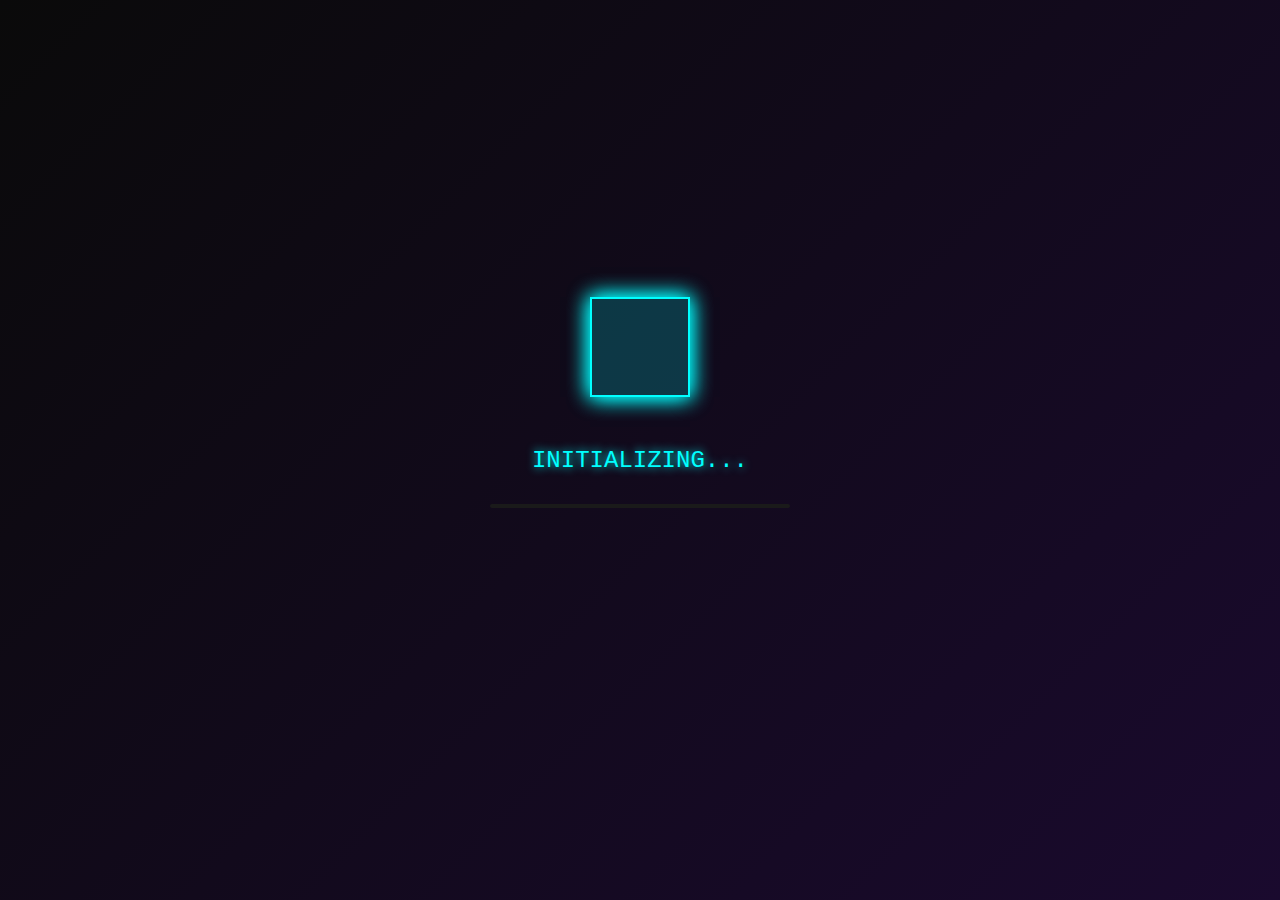
<file: index.html>
<!DOCTYPE html>
<html lang="en">
<head>
    <meta charset="UTF-8">
    <meta name="viewport" content="width=device-width, initial-scale=1.0">
    <title>Loading...</title>
    <style>
        * { margin: 0; padding: 0; box-sizing: border-box; }
        body { 
            background: #0a0a0a; 
            overflow: hidden; 
            font-family: 'Courier New', monospace;
        }
        .loader-container {
            position: fixed;
            width: 100vw;
            height: 100vh;
            display: flex;
            flex-direction: column;
            justify-content: center;
            align-items: center;
            background: linear-gradient(135deg, #0a0a0a 0%, #1a0a2e 100%);
        }
        .cube {
            width: 100px;
            height: 100px;
            position: relative;
            transform-style: preserve-3d;
            animation: rotate 3s infinite linear;
        }
        .cube div {
            position: absolute;
            width: 100px;
            height: 100px;
            border: 2px solid #00ffff;
            background: rgba(0, 255, 255, 0.1);
            box-shadow: 0 0 20px #00ffff;
        }
        .cube .front { transform: translateZ(50px); }
        .cube .back { transform: translateZ(-50px) rotateY(180deg); }
        .cube .right { transform: rotateY(90deg) translateZ(50px); }
        .cube .left { transform: rotateY(-90deg) translateZ(50px); }
        .cube .top { transform: rotateX(90deg) translateZ(50px); }
        .cube .bottom { transform: rotateX(-90deg) translateZ(50px); }
        @keyframes rotate {
            0% { transform: rotateX(0deg) rotateY(0deg); }
            100% { transform: rotateX(360deg) rotateY(360deg); }
        }
        .loading-text {
            margin-top: 50px;
            font-size: 24px;
            color: #00ffff;
            text-shadow: 0 0 10px #00ffff;
            animation: glitch 1s infinite;
        }
        @keyframes glitch {
            0%, 100% { text-shadow: 0 0 10px #00ffff; }
            50% { text-shadow: 0 0 20px #ff00ff, 0 0 30px #00ffff; }
        }
        .progress-bar {
            width: 300px;
            height: 4px;
            background: #1a1a1a;
            margin-top: 30px;
            border-radius: 2px;
            overflow: hidden;
        }
        .progress-fill {
            height: 100%;
            background: linear-gradient(90deg, #00ffff, #ff00ff);
            width: 0%;
            animation: load 3s forwards;
            box-shadow: 0 0 10px #00ffff;
        }
        @keyframes load {
            100% { width: 100%; }
        }
        .start-btn {
            margin-top: 40px;
            padding: 15px 40px;
            background: transparent;
            border: 2px solid #00ffff;
            color: #00ffff;
            font-size: 18px;
            cursor: pointer;
            opacity: 0;
            animation: fadeIn 0.5s 3s forwards;
            transition: all 0.3s;
        }
        .start-btn:hover {
            background: #00ffff;
            color: #0a0a0a;
            box-shadow: 0 0 20px #00ffff;
            transform: scale(1.1);
        }
        @keyframes fadeIn {
            to { opacity: 1; }
        }
    </style>
</head>
<body>
    <div class="loader-container">
        <div class="cube">
            <div class="front"></div>
            <div class="back"></div>
            <div class="right"></div>
            <div class="left"></div>
            <div class="top"></div>
            <div class="bottom"></div>
        </div>
        <div class="loading-text">INITIALIZING...</div>
        <div class="progress-bar"><div class="progress-fill"></div></div>
        <button class="start-btn" onclick="window.location.href='profile.html'">PRESS START</button>
    </div>
</body>
</html>
</file>
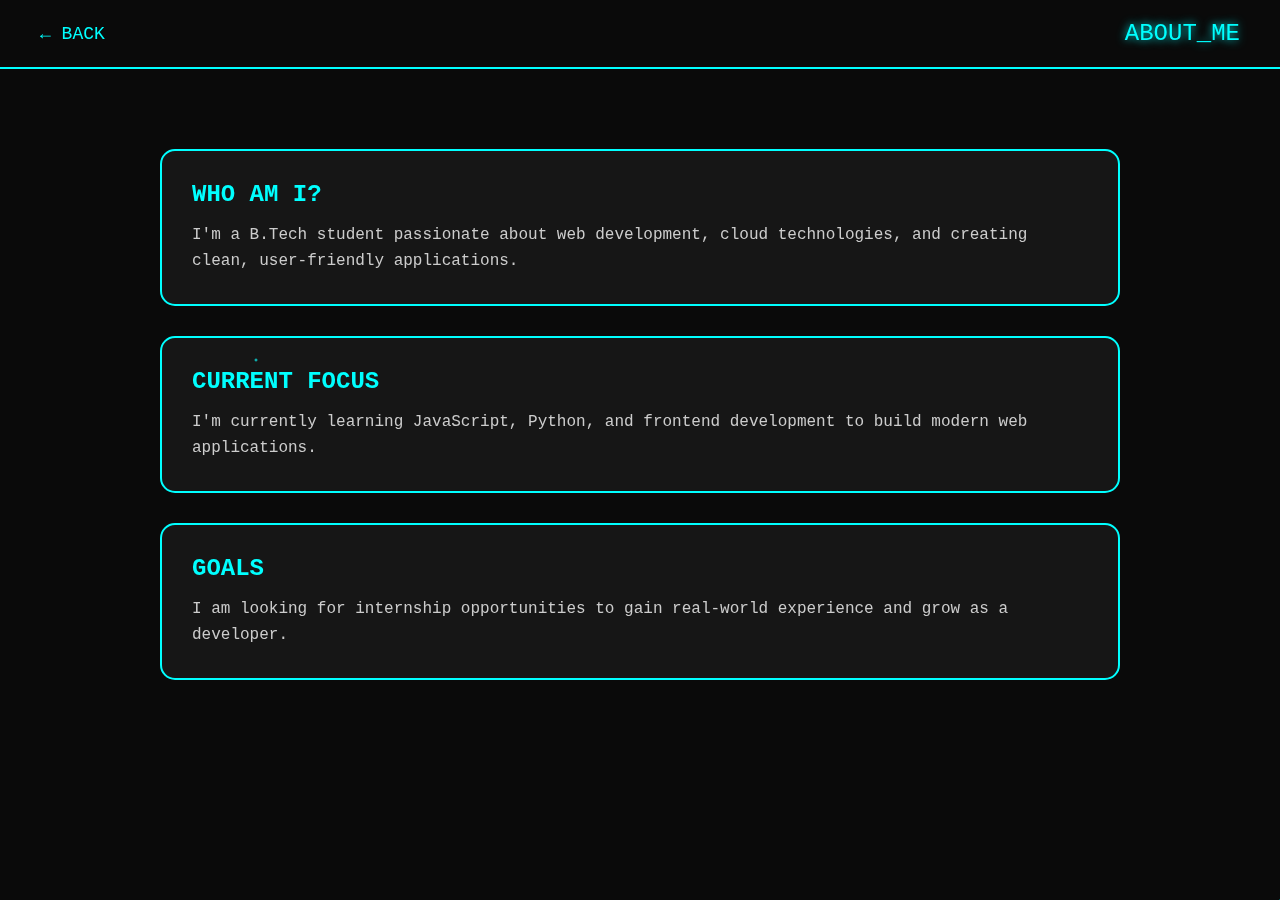
<file: about.html>
<!DOCTYPE html>
<html lang="en">
<head>
    <meta charset="UTF-8">
    <meta name="viewport" content="width=device-width, initial-scale=1.0">
    <title>About Me</title>
    <link rel="stylesheet" href="pages.css">
</head>
<body>
    <div class="stars"></div>
    
    <nav class="nav">
        <a href="profile.html" class="back-btn">← BACK</a>
        <div class="page-title">ABOUT_ME</div>
    </nav>

    <div class="content">
        <div class="card-3d">
            <h2>WHO AM I?</h2>
            <p>I'm a B.Tech student passionate about web development, cloud technologies, and creating clean, user-friendly applications.</p>
        </div>

        <div class="card-3d">
            <h2>CURRENT FOCUS</h2>
            <p>I'm currently learning JavaScript, Python, and frontend development to build modern web applications.</p>
        </div>

        <div class="card-3d">
            <h2>GOALS</h2>
            <p>I am looking for internship opportunities to gain real-world experience and grow as a developer.</p>
        </div>
    </div>
</body>
</html>
</file>
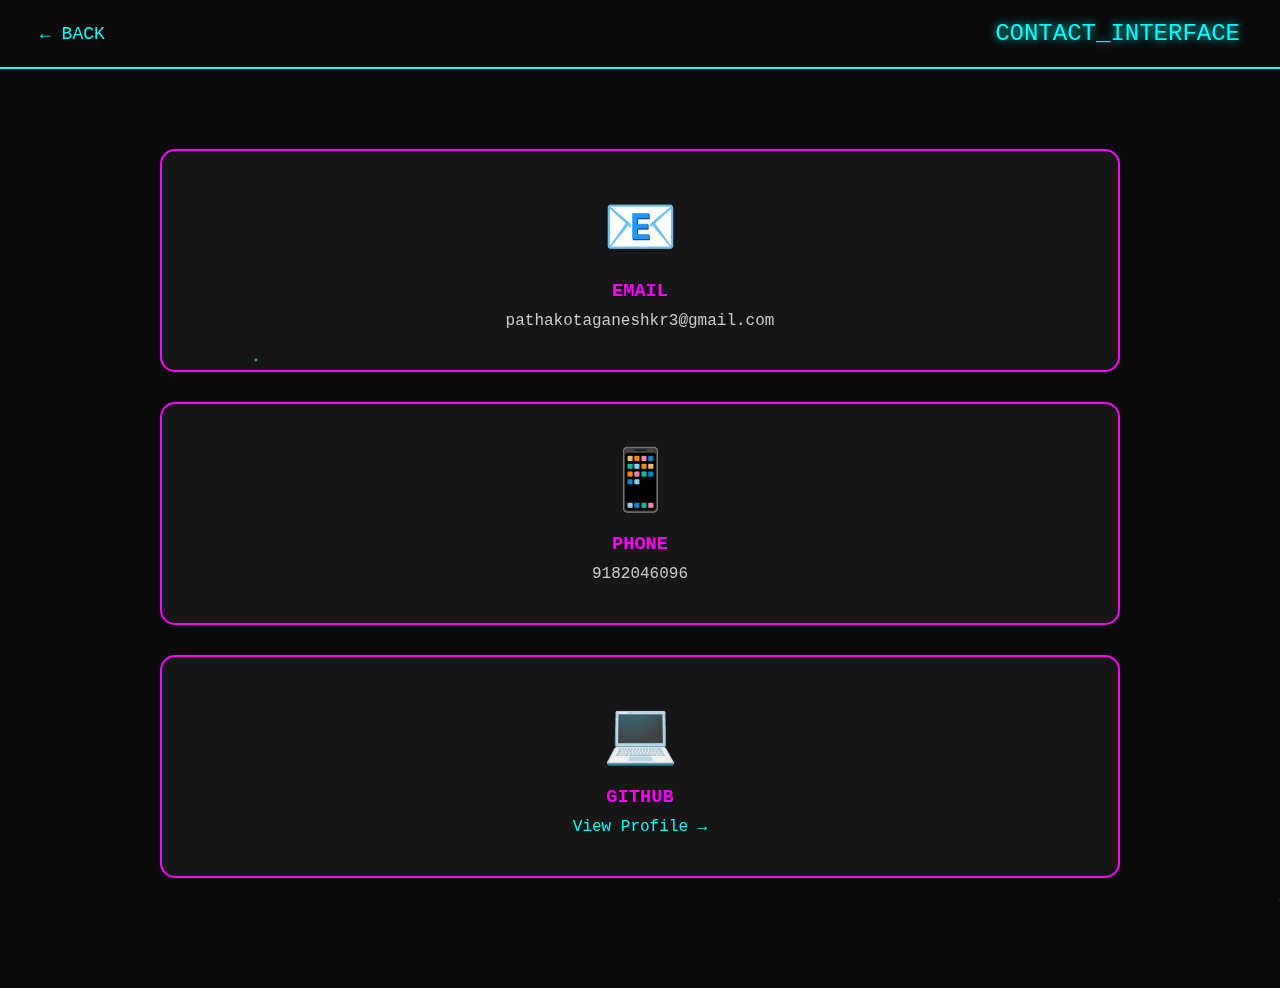
<file: contact.html>
<!DOCTYPE html>
<html lang="en">
<head>
    <meta charset="UTF-8">
    <meta name="viewport" content="width=device-width, initial-scale=1.0">
    <title>Contact</title>
    <link rel="stylesheet" href="pages.css">
</head>
<body>
    <div class="stars"></div>
    
    <nav class="nav">
        <a href="profile.html" class="back-btn">← BACK</a>
        <div class="page-title">CONTACT_INTERFACE</div>
    </nav>

    <div class="content">
        <div class="contact-card">
            <div class="contact-icon">📧</div>
            <h3>EMAIL</h3>
            <p>pathakotaganeshkr3@gmail.com</p>
        </div>

        <div class="contact-card">
            <div class="contact-icon">📱</div>
            <h3>PHONE</h3>
            <p>9182046096</p>
        </div>

        <div class="contact-card">
            <div class="contact-icon">💻</div>
            <h3>GITHUB</h3>
            <a href="https://github.com/ganesh-kumar925" target="_blank">View Profile →</a>
        </div>
    </div>
</body>
</html>
</file>
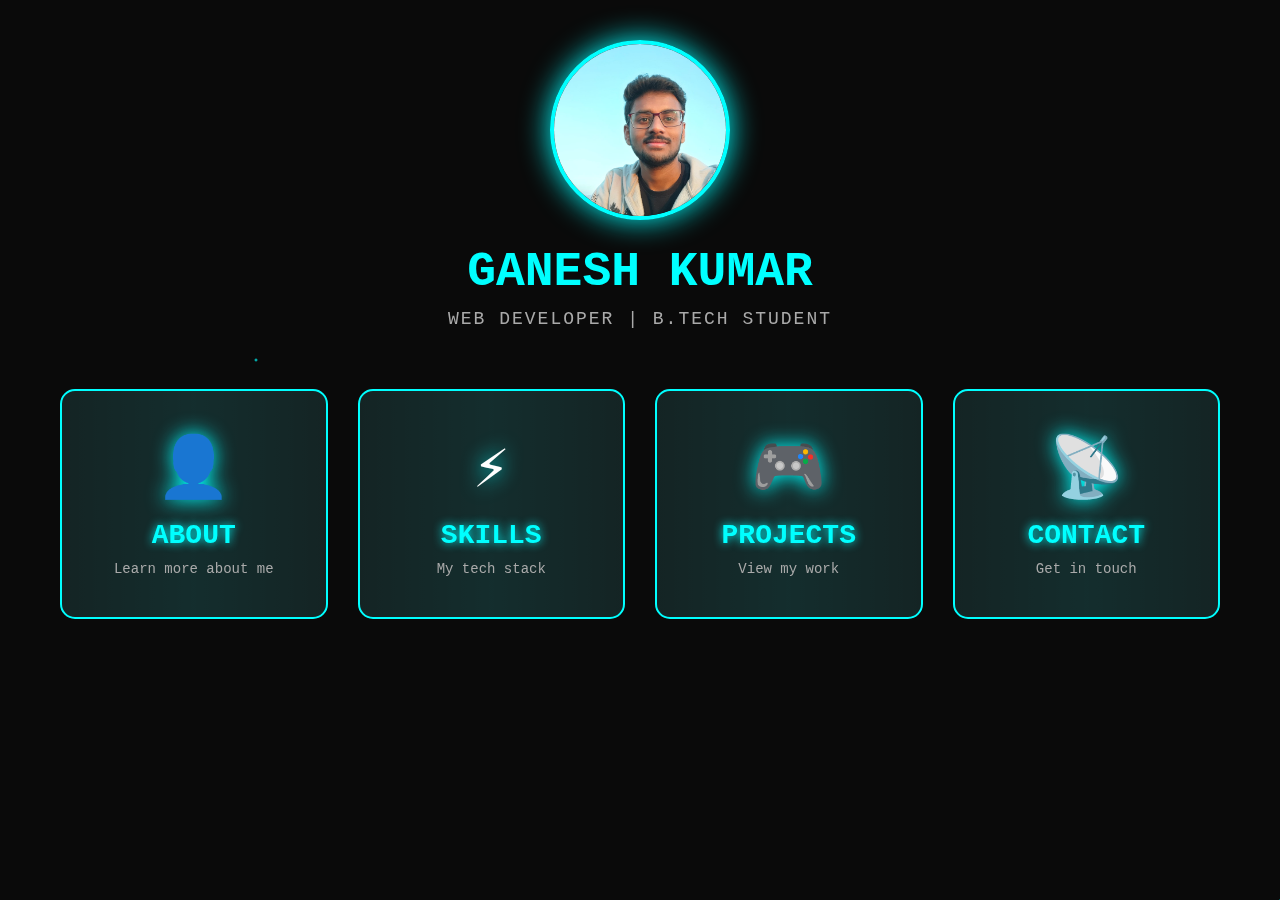
<file: profile.html>
<!DOCTYPE html>
<html lang="en">
<head>
    <meta charset="UTF-8">
    <meta name="viewport" content="width=device-width, initial-scale=1.0">
    <title>Ganesh Kumar | Home</title>
    <link rel="stylesheet" href="home.css">
</head>
<body>
    <div class="stars"></div>
    
    <div class="container">
        <div class="profile-section">
            <img src="IMG-20250122-WA0015.jpg" class="avatar-3d" alt="Profile">
            <h1 class="glitch-text">GANESH KUMAR</h1>
            <p class="role">WEB DEVELOPER | B.TECH STUDENT</p>
        </div>

        <div class="menu-grid">
            <a href="about.html" class="menu-card">
                <div class="card-inner">
                    <div class="icon">👤</div>
                    <h2>ABOUT</h2>
                    <p>Learn more about me</p>
                </div>
            </a>

            <a href="skills.html" class="menu-card">
                <div class="card-inner">
                    <div class="icon">⚡</div>
                    <h2>SKILLS</h2>
                    <p>My tech stack</p>
                </div>
            </a>

            <a href="projects.html" class="menu-card">
                <div class="card-inner">
                    <div class="icon">🎮</div>
                    <h2>PROJECTS</h2>
                    <p>View my work</p>
                </div>
            </a>

            <a href="contact.html" class="menu-card">
                <div class="card-inner">
                    <div class="icon">📡</div>
                    <h2>CONTACT</h2>
                    <p>Get in touch</p>
                </div>
            </a>
        </div>
    </div>
</body>
</html>
</file>
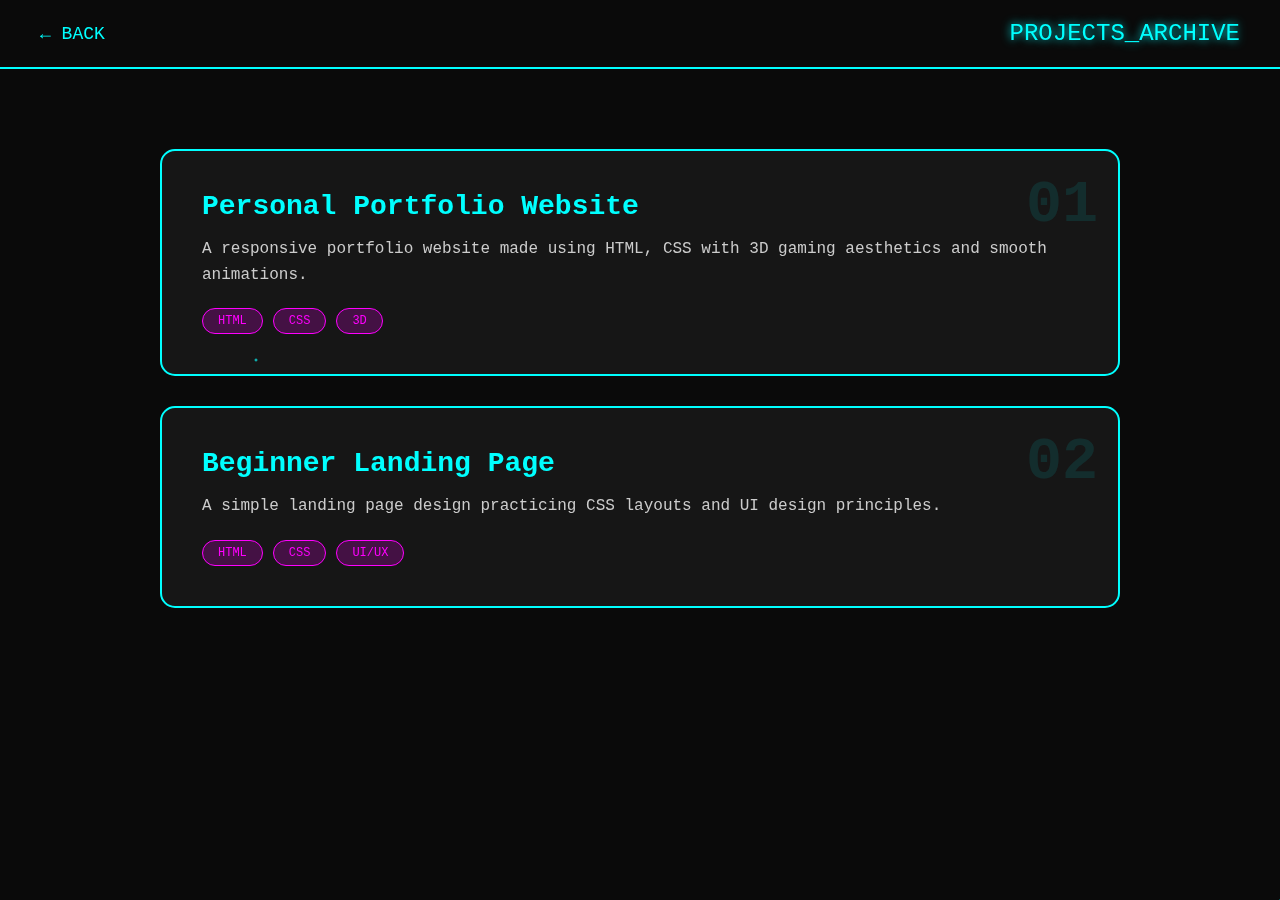
<file: projects.html>
<!DOCTYPE html>
<html lang="en">
<head>
    <meta charset="UTF-8">
    <meta name="viewport" content="width=device-width, initial-scale=1.0">
    <title>Projects</title>
    <link rel="stylesheet" href="pages.css">
</head>
<body>
    <div class="stars"></div>
    
    <nav class="nav">
        <a href="profile.html" class="back-btn">← BACK</a>
        <div class="page-title">PROJECTS_ARCHIVE</div>
    </nav>

    <div class="content">
        <div class="project-card">
            <div class="project-number">01</div>
            <h2>Personal Portfolio Website</h2>
            <p>A responsive portfolio website made using HTML, CSS with 3D gaming aesthetics and smooth animations.</p>
            <div class="tech-tags">
                <span>HTML</span>
                <span>CSS</span>
                <span>3D</span>
            </div>
        </div>

        <div class="project-card">
            <div class="project-number">02</div>
            <h2>Beginner Landing Page</h2>
            <p>A simple landing page design practicing CSS layouts and UI design principles.</p>
            <div class="tech-tags">
                <span>HTML</span>
                <span>CSS</span>
                <span>UI/UX</span>
            </div>
        </div>
    </div>
</body>
</html>
</file>
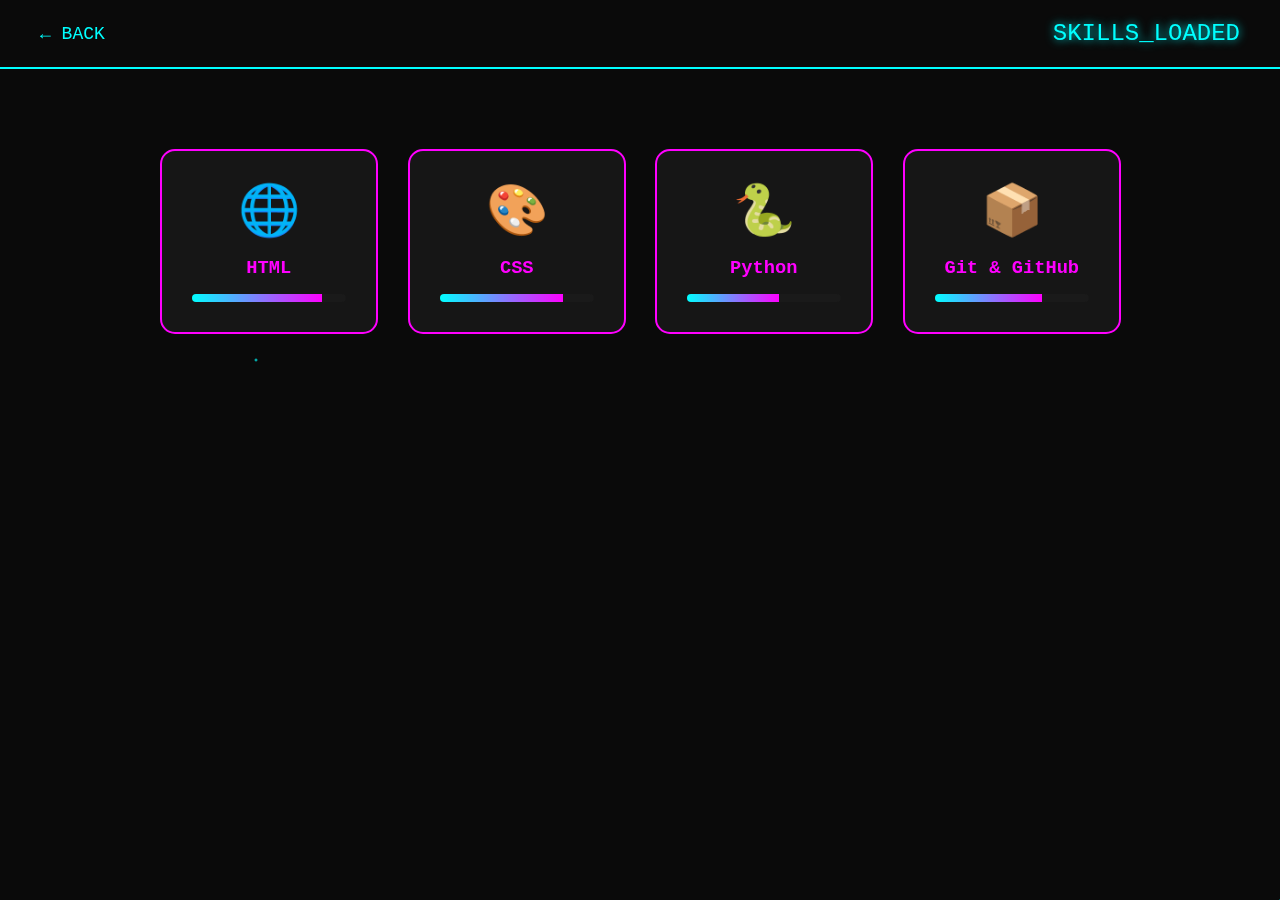
<file: skills.html>
<!DOCTYPE html>
<html lang="en">
<head>
    <meta charset="UTF-8">
    <meta name="viewport" content="width=device-width, initial-scale=1.0">
    <title>Skills</title>
    <link rel="stylesheet" href="pages.css">
</head>
<body>
    <div class="stars"></div>
    
    <nav class="nav">
        <a href="profile.html" class="back-btn">← BACK</a>
        <div class="page-title">SKILLS_LOADED</div>
    </nav>

    <div class="content">
        <div class="skills-grid">
            <div class="skill-card">
                <div class="skill-icon">🌐</div>
                <h3>HTML</h3>
                <div class="skill-bar"><div class="fill" style="width: 85%"></div></div>
            </div>

            <div class="skill-card">
                <div class="skill-icon">🎨</div>
                <h3>CSS</h3>
                <div class="skill-bar"><div class="fill" style="width: 80%"></div></div>
            </div>

            <div class="skill-card">
                <div class="skill-icon">🐍</div>
                <h3>Python</h3>
                <div class="skill-bar"><div class="fill" style="width: 60%"></div></div>
            </div>

            <div class="skill-card">
                <div class="skill-icon">📦</div>
                <h3>Git & GitHub</h3>
                <div class="skill-bar"><div class="fill" style="width: 70%"></div></div>
            </div>
        </div>
    </div>
</body>
</html>
</file>
<file: pages.css>
* {
    margin: 0;
    padding: 0;
    box-sizing: border-box;
}

body {
    background: #0a0a0a;
    color: #fff;
    font-family: 'Courier New', monospace;
    overflow-x: hidden;
    min-height: 100vh;
}

.stars {
    position: fixed;
    width: 100%;
    height: 100%;
    background: 
        radial-gradient(2px 2px at 10% 20%, #00ffff, transparent),
        radial-gradient(2px 2px at 80% 80%, #ff00ff, transparent),
        radial-gradient(1px 1px at 50% 50%, #00ffff, transparent);
    background-size: 200% 200%;
    animation: stars 15s linear infinite;
    pointer-events: none;
    z-index: 0;
}

@keyframes stars {
    0%, 100% { background-position: 0% 0%; }
    50% { background-position: 100% 100%; }
}

.nav {
    position: relative;
    z-index: 10;
    display: flex;
    justify-content: space-between;
    align-items: center;
    padding: 20px 40px;
    background: rgba(10, 10, 10, 0.8);
    border-bottom: 2px solid #00ffff;
    backdrop-filter: blur(10px);
}

.back-btn {
    color: #00ffff;
    text-decoration: none;
    font-size: 18px;
    transition: all 0.3s;
}

.back-btn:hover {
    text-shadow: 0 0 10px #00ffff;
    transform: translateX(-5px);
}

.page-title {
    font-size: 24px;
    color: #00ffff;
    text-shadow: 0 0 10px #00ffff;
}

.content {
    position: relative;
    z-index: 1;
    max-width: 1000px;
    margin: 60px auto;
    padding: 20px;
}

.card-3d {
    background: rgba(255, 255, 255, 0.05);
    border: 2px solid #00ffff;
    border-radius: 15px;
    padding: 30px;
    margin-bottom: 30px;
    transform: perspective(1000px) rotateX(0deg);
    transition: all 0.4s ease;
    animation: slideIn 0.6s ease-out backwards;
}

.card-3d:nth-child(1) { animation-delay: 0.2s; }
.card-3d:nth-child(2) { animation-delay: 0.4s; }
.card-3d:nth-child(3) { animation-delay: 0.6s; }

@keyframes slideIn {
    from {
        opacity: 0;
        transform: translateY(50px) rotateX(-20deg);
    }
    to {
        opacity: 1;
        transform: translateY(0) rotateX(0);
    }
}

.card-3d:hover {
    transform: perspective(1000px) rotateX(5deg) translateY(-10px);
    box-shadow: 0 20px 40px rgba(0, 255, 255, 0.3);
    border-color: #ff00ff;
}

.card-3d h2 {
    color: #00ffff;
    margin-bottom: 15px;
    font-size: 24px;
}

.card-3d p {
    color: #ccc;
    line-height: 1.6;
}

.skills-grid {
    display: grid;
    grid-template-columns: repeat(auto-fit, minmax(200px, 1fr));
    gap: 30px;
}

.skill-card {
    background: rgba(255, 255, 255, 0.05);
    border: 2px solid #ff00ff;
    border-radius: 15px;
    padding: 30px;
    text-align: center;
    transform: perspective(1000px) rotateY(0deg);
    transition: all 0.4s ease;
    animation: slideIn 0.6s ease-out backwards;
}

.skill-card:nth-child(1) { animation-delay: 0.2s; }
.skill-card:nth-child(2) { animation-delay: 0.4s; }
.skill-card:nth-child(3) { animation-delay: 0.6s; }
.skill-card:nth-child(4) { animation-delay: 0.8s; }

.skill-card:hover {
    transform: perspective(1000px) rotateY(10deg) scale(1.05);
    box-shadow: 0 20px 40px rgba(255, 0, 255, 0.4);
}

.skill-icon {
    font-size: 50px;
    margin-bottom: 15px;
}

.skill-card h3 {
    color: #ff00ff;
    margin-bottom: 15px;
}

.skill-bar {
    width: 100%;
    height: 8px;
    background: #1a1a1a;
    border-radius: 4px;
    overflow: hidden;
}

.skill-bar .fill {
    height: 100%;
    background: linear-gradient(90deg, #00ffff, #ff00ff);
    animation: fillBar 1.5s ease-out;
}

@keyframes fillBar {
    from { width: 0%; }
}

.project-card {
    background: rgba(255, 255, 255, 0.05);
    border: 2px solid #00ffff;
    border-radius: 15px;
    padding: 40px;
    margin-bottom: 30px;
    position: relative;
    transform: perspective(1000px) rotateX(0deg);
    transition: all 0.4s ease;
    animation: slideIn 0.6s ease-out backwards;
}

.project-card:nth-child(2) { animation-delay: 0.2s; }
.project-card:nth-child(3) { animation-delay: 0.4s; }

.project-card:hover {
    transform: perspective(1000px) rotateX(-5deg) translateY(-10px);
    box-shadow: 0 25px 50px rgba(0, 255, 255, 0.4);
    border-color: #ff00ff;
}

.project-number {
    position: absolute;
    top: 20px;
    right: 20px;
    font-size: 60px;
    color: rgba(0, 255, 255, 0.1);
    font-weight: bold;
}

.project-card h2 {
    color: #00ffff;
    margin-bottom: 15px;
    font-size: 28px;
}

.project-card p {
    color: #ccc;
    line-height: 1.6;
    margin-bottom: 20px;
}

.tech-tags {
    display: flex;
    gap: 10px;
    flex-wrap: wrap;
}

.tech-tags span {
    background: rgba(255, 0, 255, 0.2);
    border: 1px solid #ff00ff;
    padding: 5px 15px;
    border-radius: 20px;
    font-size: 12px;
    color: #ff00ff;
}

.contact-card {
    background: rgba(255, 255, 255, 0.05);
    border: 2px solid #ff00ff;
    border-radius: 15px;
    padding: 40px;
    text-align: center;
    margin-bottom: 30px;
    transform: perspective(1000px) rotateY(0deg);
    transition: all 0.4s ease;
    animation: slideIn 0.6s ease-out backwards;
}

.contact-card:nth-child(2) { animation-delay: 0.2s; }
.contact-card:nth-child(3) { animation-delay: 0.4s; }
.contact-card:nth-child(4) { animation-delay: 0.6s; }

.contact-card:hover {
    transform: perspective(1000px) rotateY(-10deg) scale(1.05);
    box-shadow: 0 20px 40px rgba(255, 0, 255, 0.4);
}

.contact-icon {
    font-size: 60px;
    margin-bottom: 15px;
}

.contact-card h3 {
    color: #ff00ff;
    margin-bottom: 10px;
}

.contact-card p {
    color: #ccc;
}

.contact-card a {
    color: #00ffff;
    text-decoration: none;
    transition: all 0.3s;
}

.contact-card a:hover {
    text-shadow: 0 0 10px #00ffff;
}

@media (max-width: 768px) {
    .nav { flex-direction: column; gap: 15px; }
    .skills-grid { grid-template-columns: 1fr; }
    .project-number { font-size: 40px; }
}
</file>
<file: home.css>
* {
    margin: 0;
    padding: 0;
    box-sizing: border-box;
}

body {
    background: #0a0a0a;
    color: #fff;
    font-family: 'Courier New', monospace;
    overflow-x: hidden;
    min-height: 100vh;
}

.stars {
    position: fixed;
    width: 100%;
    height: 100%;
    background: 
        radial-gradient(2px 2px at 10% 20%, #00ffff, transparent),
        radial-gradient(2px 2px at 80% 80%, #ff00ff, transparent),
        radial-gradient(1px 1px at 50% 50%, #00ffff, transparent);
    background-size: 200% 200%;
    animation: stars 15s linear infinite;
    pointer-events: none;
    z-index: 0;
}

@keyframes stars {
    0%, 100% { background-position: 0% 0%; }
    50% { background-position: 100% 100%; }
}

.container {
    position: relative;
    z-index: 1;
    max-width: 1200px;
    margin: 0 auto;
    padding: 40px 20px;
}

.profile-section {
    text-align: center;
    margin-bottom: 60px;
    animation: fadeInDown 1s ease-out;
}

@keyframes fadeInDown {
    from {
        opacity: 0;
        transform: translateY(-50px);
    }
    to {
        opacity: 1;
        transform: translateY(0);
    }
}

.avatar-3d {
    width: 180px;
    height: 180px;
    border-radius: 50%;
    border: 4px solid #00ffff;
    box-shadow: 0 0 30px #00ffff;
    margin-bottom: 20px;
    object-fit: cover;
    animation: float 3s ease-in-out infinite;
}

@keyframes float {
    0%, 100% { transform: translateY(0px); }
    50% { transform: translateY(-20px); }
}

.avatar-3d:hover {
    transform: scale(1.1);
    box-shadow: 0 0 50px #00ffff;
}

.glitch-text {
    font-size: 48px;
    color: #00ffff;
    margin-bottom: 10px;
    animation: glitch 3s infinite;
}

@keyframes glitch {
    0%, 90%, 100% { 
        text-shadow: 2px 2px #ff00ff, -2px -2px #00ffff; 
    }
    95% { 
        text-shadow: -2px 2px #ff00ff, 2px -2px #00ffff; 
    }
}

.role {
    font-size: 18px;
    color: #aaa;
    letter-spacing: 2px;
}

.menu-grid {
    display: grid;
    grid-template-columns: repeat(auto-fit, minmax(250px, 1fr));
    gap: 30px;
    perspective: 1000px;
}

.menu-card {
    background: rgba(255, 255, 255, 0.05);
    border: 2px solid #00ffff;
    border-radius: 15px;
    padding: 40px 20px;
    text-align: center;
    text-decoration: none;
    color: #fff;
    transform-style: preserve-3d;
    transition: all 0.4s ease;
    position: relative;
    overflow: hidden;
    animation: slideIn 0.6s ease-out backwards;
}

.menu-card:nth-child(1) { animation-delay: 0.2s; }
.menu-card:nth-child(2) { animation-delay: 0.4s; }
.menu-card:nth-child(3) { animation-delay: 0.6s; }
.menu-card:nth-child(4) { animation-delay: 0.8s; }

@keyframes slideIn {
    from {
        opacity: 0;
        transform: translateY(50px) rotateX(-20deg);
    }
    to {
        opacity: 1;
        transform: translateY(0) rotateX(0);
    }
}

.menu-card::before {
    content: '';
    position: absolute;
    top: -50%;
    left: -50%;
    width: 200%;
    height: 200%;
    background: linear-gradient(45deg, transparent, rgba(0, 255, 255, 0.1), transparent);
    transform: rotate(45deg);
    transition: all 0.5s;
}

.menu-card:hover::before {
    left: 100%;
}

.menu-card:hover {
    transform: translateY(-15px) rotateX(10deg) scale(1.05);
    border-color: #ff00ff;
    box-shadow: 0 20px 50px rgba(0, 255, 255, 0.4);
}

.card-inner {
    position: relative;
    z-index: 1;
}

.icon {
    font-size: 60px;
    margin-bottom: 15px;
    filter: drop-shadow(0 0 10px #00ffff);
    animation: pulse 2s infinite;
}

@keyframes pulse {
    0%, 100% { transform: scale(1); }
    50% { transform: scale(1.1); }
}

.menu-card h2 {
    font-size: 28px;
    color: #00ffff;
    margin-bottom: 10px;
    text-shadow: 0 0 10px #00ffff;
}

.menu-card p {
    color: #aaa;
    font-size: 14px;
}

@media (max-width: 768px) {
    .glitch-text { font-size: 32px; }
    .avatar-3d { width: 150px; height: 150px; }
    .menu-grid { grid-template-columns: 1fr; }
}
</file>
